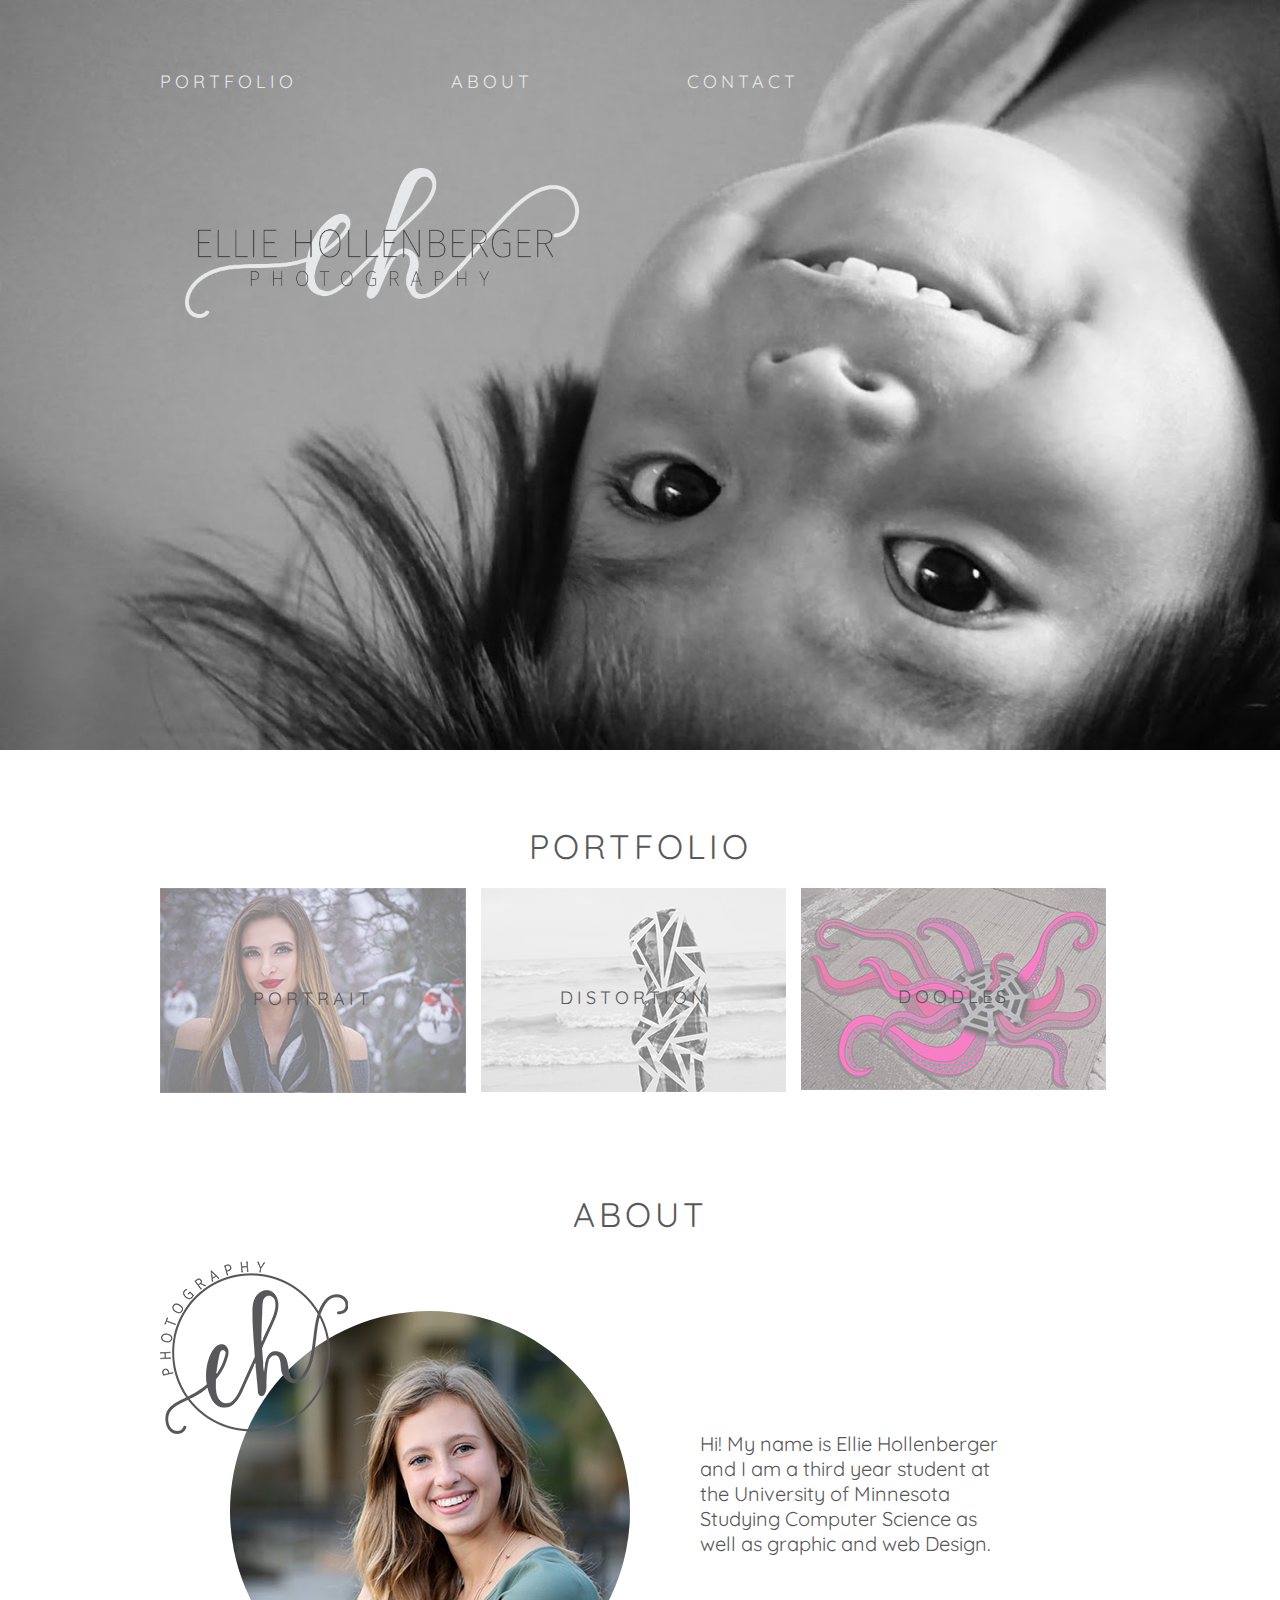
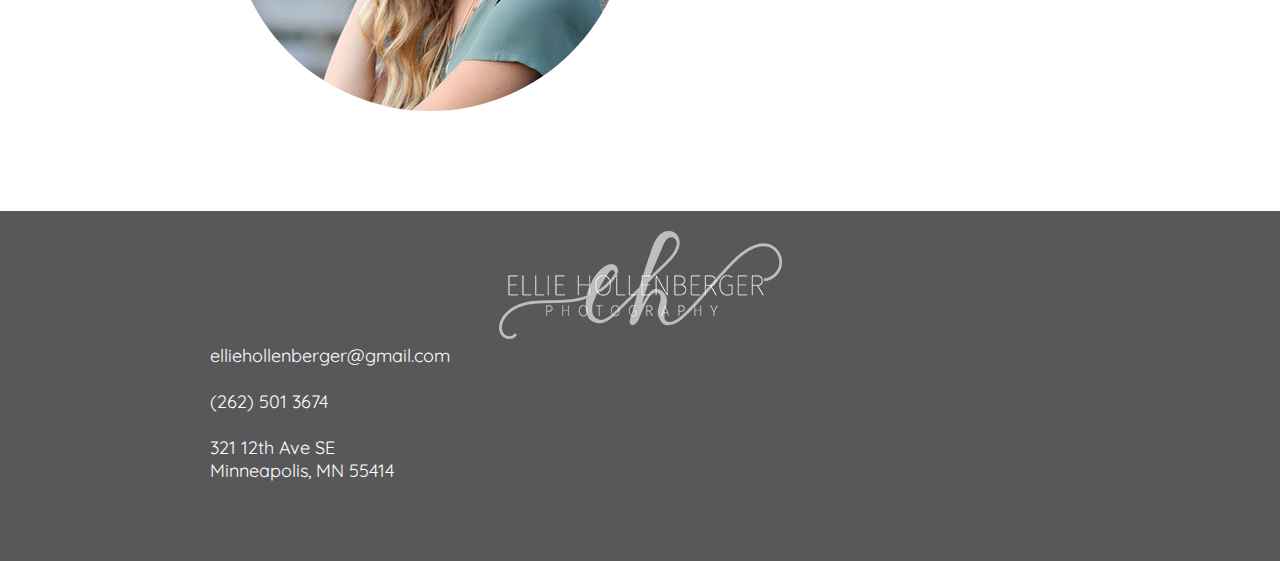
<file: index.html>
<!doctype html>
<html>
<head>
    <meta charset="utf-8">
    <title>Ellie Hollenberger Photography</title>
    <link href="style.css" rel="stylesheet" type="text/css">
    <link href="https://fonts.googleapis.com/css?family=Quicksand:300,400,500,700" rel="stylesheet">
    <link rel="stylesheet" href="https://use.fontawesome.com/releases/v5.8.1/css/all.css" integrity="sha384-50oBUHEmvpQ+1lW4y57PTFmhCaXp0ML5d60M1M7uH2+nqUivzIebhndOJK28anvf" crossorigin="anonymous">
</head>

<body>
    <header>
        <div id="baby">
            <div id="headercontent">
                    <nav>
                        <ul>
                            <li><a href="portfolio.html">PORTFOLIO</a></li>
                            <li><a href="about.html">ABOUT</a></li>
                            <li><a href="contact.html">CONTACT</a></li>
                        </ul>
                    </nav>        
                <img class="logo" src="img/watermark.png" alt="logo">
            </div>
        </div>
    </header>
    
    <div id="portfolio">
        <h2><a href="portfolio.html">PORTFOLIO</a></h2>
        <div id="portrait">
            <img class="imma" src="img/DSC007881.jpg" alt="portrait">
            <div id="portraittext"><a href="portfolio.html#portraitlink">PORTRAIT</a></div>
        </div>
        <div id="distortion">
            <img class ="imma" src="img/distortion.jpg" alt="distortion">
            <div id="distortiontext"><a href="portfolio.html#distortionlink">DISTORTION</a></div>
        </div>
        <div id="doodles">
            <img class ="imma" src="img/doodles.jpg" alt="doodles">
            <div id="doodlestext"><a href="portfolio.html#doodleslink">DOODLES</a></div>
        </div>
    </div>
    
    <div id="about">
        <h2><a href="about.html">ABOUT</a></h2>
        <div id="circle"><img class src="img/me.jpg" alt="me"></div>
        <div id="watermark2"><img src="img/watermark2.png" alt="watermark"></div>
        <div id="content">
            <div id="abouttext">Hi! My name is Ellie Hollenberger and I am a third year student at the University of Minnesota Studying Computer Science as well as graphic and web Design.        
            </div>
        </div>
    </div>
    
    <footer>
        <div id="footer">
            <div id="footercontent">
                <div id="whitelogo"><img src="img/logowhite.png" alt="logo"></div>
                <div id="contact">elliehollenberger@gmail.com<br><br>(262) 501 3674<br><br>321 12th Ave SE<br>Minneapolis, MN 55414</div>
                <div id="icons">
                    <a href="https://www.facebook.com/ellie.hollenberger"><i class="fab fa-facebook fa-2x"></i></a>
                    <a href="https://twitter.com/cinder_ellie98?lang=en"><i class="fab fa-twitter-square fa-2x"></i></a>
                    <a href="https://www.instagram.com/elliehollenberger/"><i class="fab fa-instagram fa-2x"></i></a>
                </div>
            </div>
        </div>
    </footer>
    
</body>
    
</html>
</file>
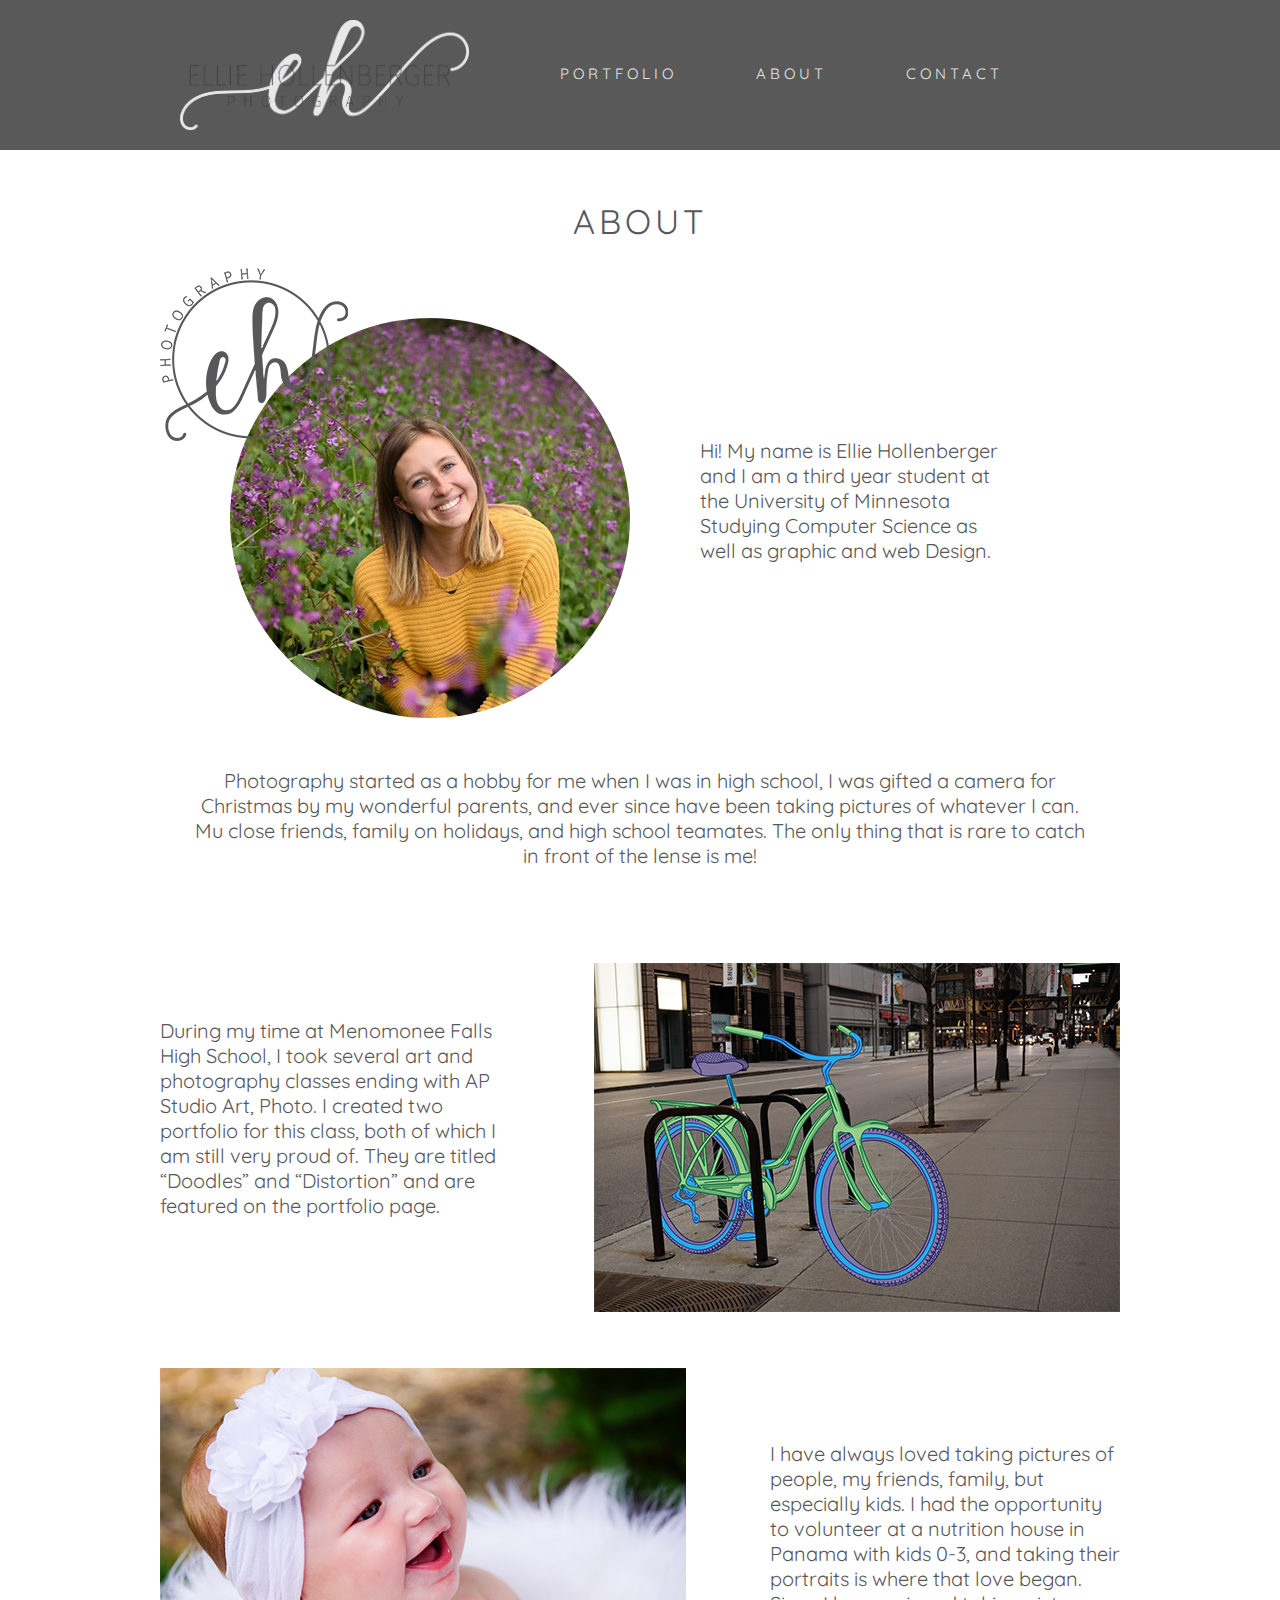
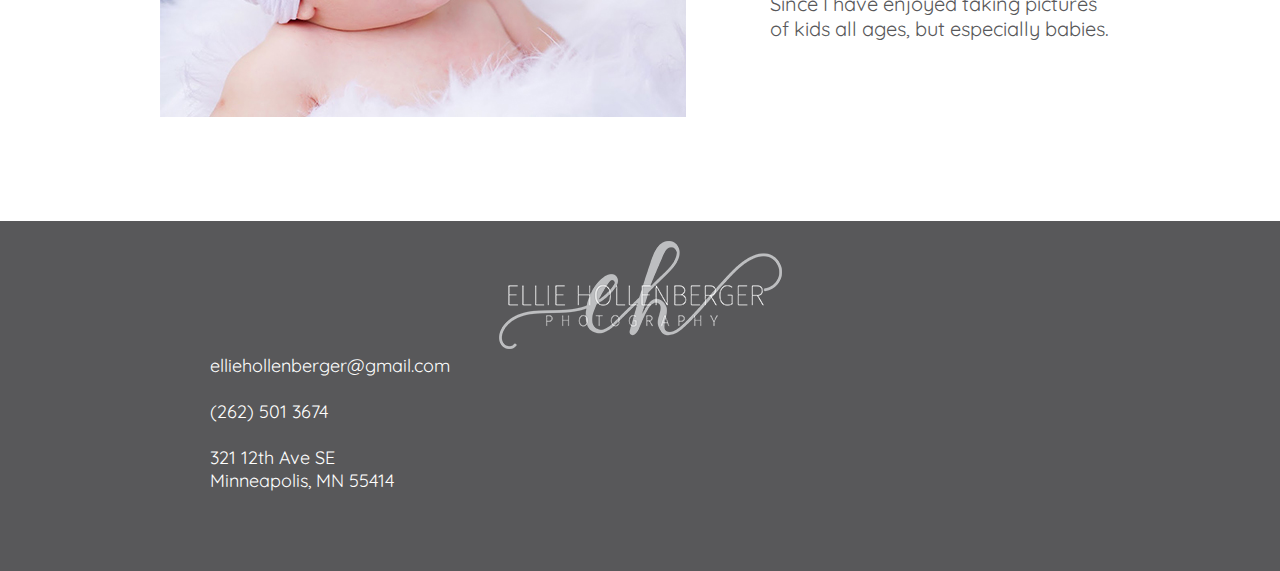
<file: about.html>
<!doctype html>
<html>
<head>
    <meta charset="utf-8">
    <title>About</title>
    <link href="style.css" rel="stylesheet" type="text/css">
    <link href="https://fonts.googleapis.com/css?family=Quicksand:300,400,500,700" rel="stylesheet">
    <link rel="stylesheet" href="https://use.fontawesome.com/releases/v5.8.1/css/all.css" integrity="sha384-50oBUHEmvpQ+1lW4y57PTFmhCaXp0ML5d60M1M7uH2+nqUivzIebhndOJK28anvf" crossorigin="anonymous">
</head>

<body>
    <header>
        <div id="branchnav">
            <div id="branchnavcontent">
                <a href="index.html"><img class="headerlogo" src="img/watermark.png" alt="logo"></a>
                <nav>
                    <ul>
                        <li><a href="portfolio.html">PORTFOLIO</a></li>
                        <li><a href="about.html">ABOUT</a></li>
                        <li><a href="contact.html">CONTACT</a></li>
                    </ul>
                </nav>        
            </div>
        </div>
    </header>
    
    <div id="about2">
        <h2><a href="#">ABOUT</a></h2>
        <div id="circle"><img class src="img/IMG_5347.JPG" alt="me"></div>
        <div id="watermark2"><img src="img/watermark2.png" alt="watermark"></div>
        <div id="content">
            <div id="abouttext">Hi! My name is Ellie Hollenberger and I am a third year student at the University of Minnesota Studying Computer Science as well as graphic and web Design.        
            </div>
        </div>
    </div>
    
    <div id="part1"><p>Photography started as a hobby for me when I was in high school, I was gifted a camera for Christmas by my wonderful parents, and ever since have been taking pictures of whatever I can. Mu close friends, family on holidays, and high school teamates. The only thing that is rare to catch in front of the lense is me!</p></div>
    
    <div id="concentrations">
        <div id="concentext">
            <p>During my time at Menomonee Falls High School, I took several art and photography classes ending with AP Studio Art, Photo. I created two portfolio for this class, both of which I am still very proud of. They are titled “Doodles” and “Distortion” and are featured on the portfolio page.</p>
        </div>
        <div id="aboutdoodle"><img src="img/aboutdoodle.jpg"></div>
    </div>
    
    <div id="kids">
        <div id="aboutkids"><img src="img/DSC02950.jpg"></div>
        <div id="kidstext">
            <p>I have always loved taking pictures of people, my friends, family, but especially kids. I had the opportunity to volunteer at a nutrition house in Panama with kids 0-3, and taking their portraits is where that love began. Since I have enjoyed taking pictures of kids all ages, but especially babies.</p>
        </div>
    </div>
    
    <footer>
        <div id="footer">
            <div id="footercontent">
                <div id="whitelogo"><img src="img/logowhite.png" alt="logo"></div>
                <div id="contact">elliehollenberger@gmail.com<br><br>(262) 501 3674<br><br>321 12th Ave SE<br>Minneapolis, MN 55414</div>
                <div id="icons">
                    <a href="https://www.facebook.com/ellie.hollenberger"><i class="fab fa-facebook fa-2x"></i></a>
                    <a href="https://twitter.com/cinder_ellie98?lang=en"><i class="fab fa-twitter-square fa-2x"></i></a>
                    <a href="https://www.instagram.com/elliehollenberger/"><i class="fab fa-instagram fa-2x"></i></a>
                </div>
            </div>
        </div>
    </footer>
    
    
    
    
    
    
    
</body>
</html>
</file>
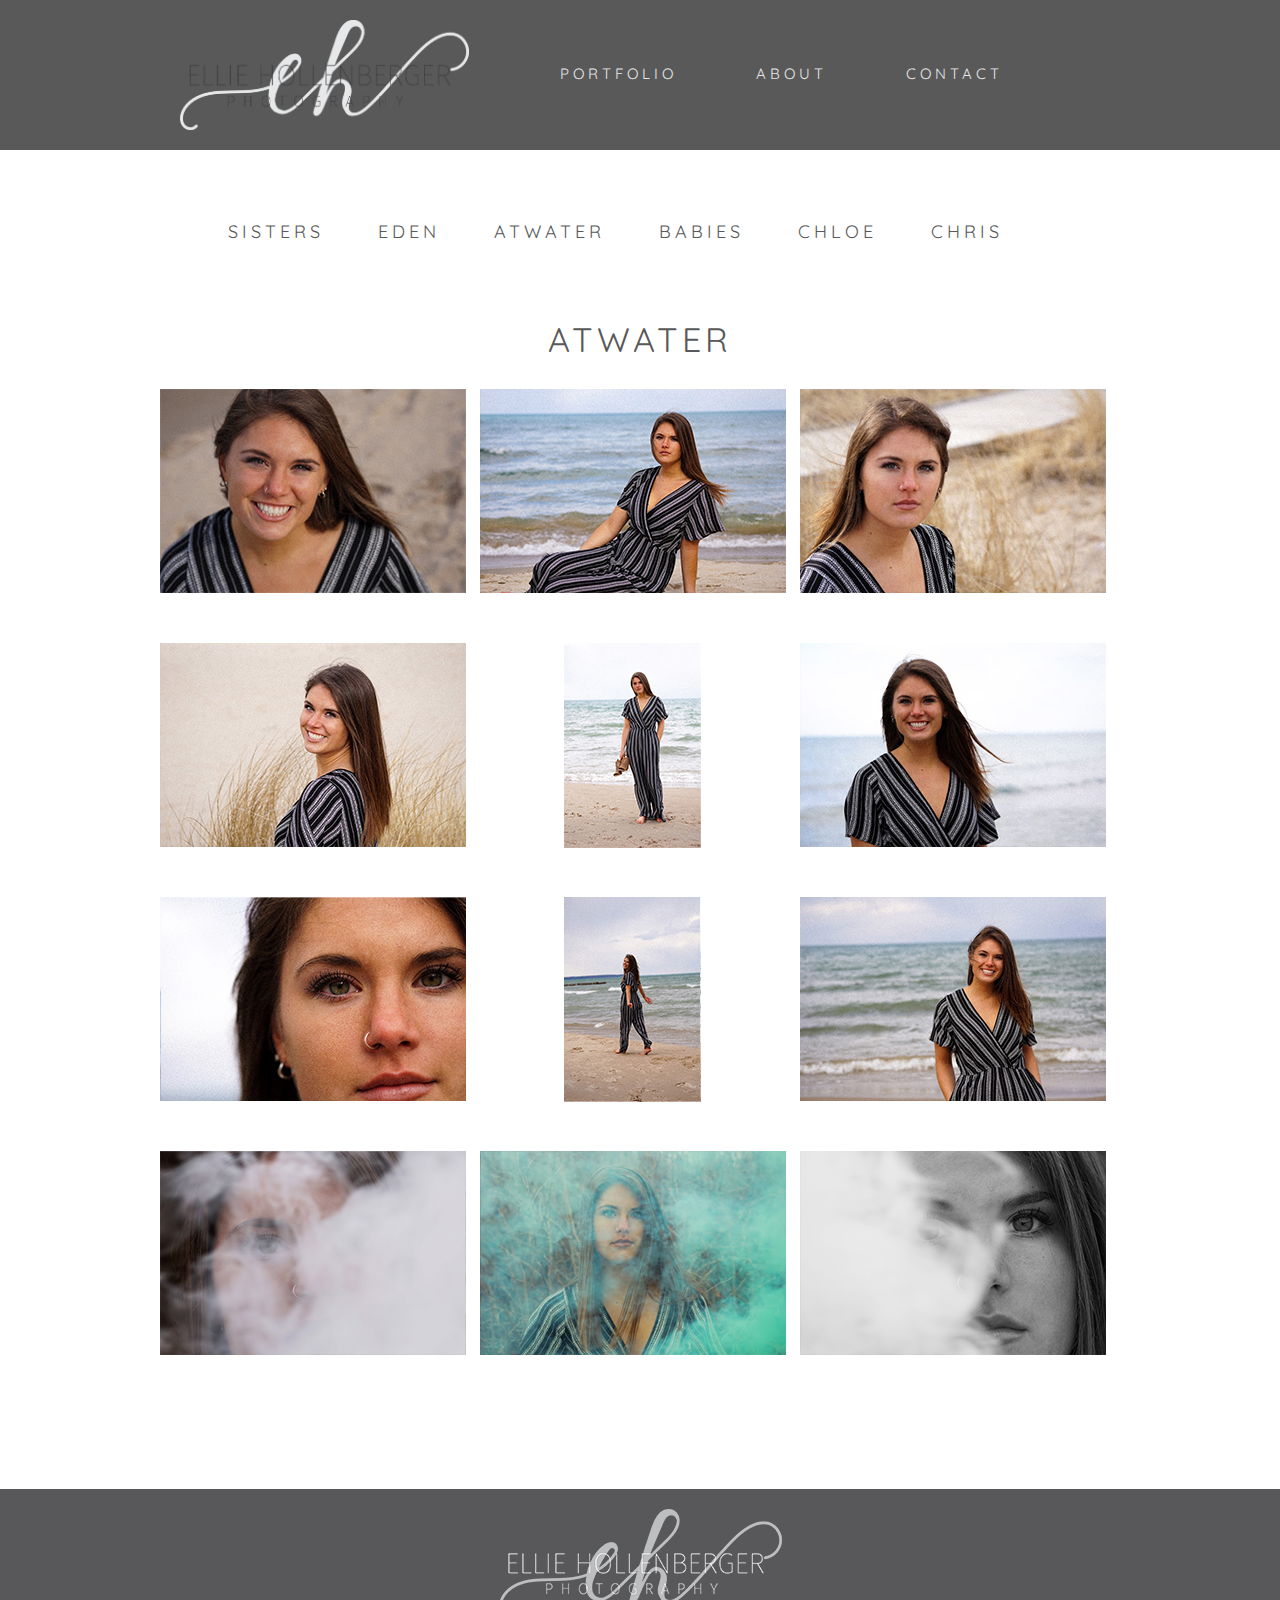
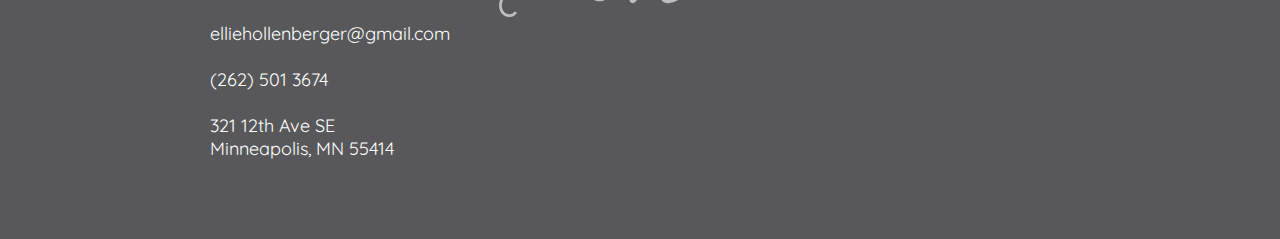
<file: atwater.html>
<!doctype html>
<html>
<head>
    <meta charset="utf-8">
    <title>Atwater</title>
    <link href="style.css" rel="stylesheet" type="text/css">
    <link href="https://fonts.googleapis.com/css?family=Quicksand:300,400,500,700" rel="stylesheet">
    <link rel="stylesheet" href="https://use.fontawesome.com/releases/v5.8.1/css/all.css" integrity="sha384-50oBUHEmvpQ+1lW4y57PTFmhCaXp0ML5d60M1M7uH2+nqUivzIebhndOJK28anvf" crossorigin="anonymous">
</head>

<body>
    
    <header>
        <div id="branchnav">
            <div id="branchnavcontent">
                <a href="index.html"><img class="headerlogo" src="img/watermark.png" alt="logo"></a>
                <nav>
                    <ul>
                        <li><a href="portfolio.html">PORTFOLIO</a></li>
                        <li><a href="about.html">ABOUT</a></li>
                        <li><a href="contact.html">CONTACT</a></li>
                    </ul>
                </nav>        
            </div>
        </div>
    </header>
    
        <div id="portraitmenu">
            <nav>
                <ul>
                    <li><a href="sisters.html">SISTERS</a></li>
                    <li><a href="eden.html">EDEN</a></li>
                    <li><a href="atwater.html">ATWATER</a></li>
                    <li><a href="babies.html">BABIES</a></li>
                    <li><a href="chloe.html">CHLOE</a></li>
                    <li><a href="chris.html">CHRIS</a></li>
                </ul>
            </nav>
        </div>
        
        <div id="atwatergallery">
            <h2>ATWATER</h2>
            <div id="atwaterpictures">
                <div id="d1"><img src="img/atwater/1.jpg"></div>
                <div id="d2"><img src="img/atwater/2.jpg"></div>
                <div id="d3"><img src="img/atwater/3.jpg"></div>
                <div id="d4"><img src="img/atwater/4.jpg"></div>
                <div id="d5"><img src="img/atwater/5.jpg"></div>
                <div id="d6"><img src="img/atwater/6.jpg"></div>
                <div id="d7"><img src="img/atwater/7.jpg"></div>
                <div id="d8"><img src="img/atwater/8.jpg"></div>
                <div id="d9"><img src="img/atwater/9.jpg"></div>
                <div id="d10"><img src="img/atwater/10.jpg"></div>
                <div id="d11"><img src="img/atwater/11.jpg"></div>
                <div id="d12"><img src="img/atwater/12.jpg"></div>
            </div>
        </div>
    
    
    <footer>
        <div id="footer2">
            <div id="footercontent">
                <div id="whitelogo"><img src="img/logowhite.png" alt="logo"></div>
                <div id="contact">elliehollenberger@gmail.com<br><br>(262) 501 3674<br><br>321 12th Ave SE<br>Minneapolis, MN 55414</div>
                <div id="icons">
                    <a href="https://www.facebook.com/ellie.hollenberger"><i class="fab fa-facebook fa-2x"></i></a>
                    <a href="https://twitter.com/cinder_ellie98?lang=en"><i class="fab fa-twitter-square fa-2x"></i></a>
                    <a href="https://www.instagram.com/elliehollenberger/"><i class="fab fa-instagram fa-2x"></i></a>
                </div>
            </div>
        </div>
    </footer>
    
</body>
</html>
</file>
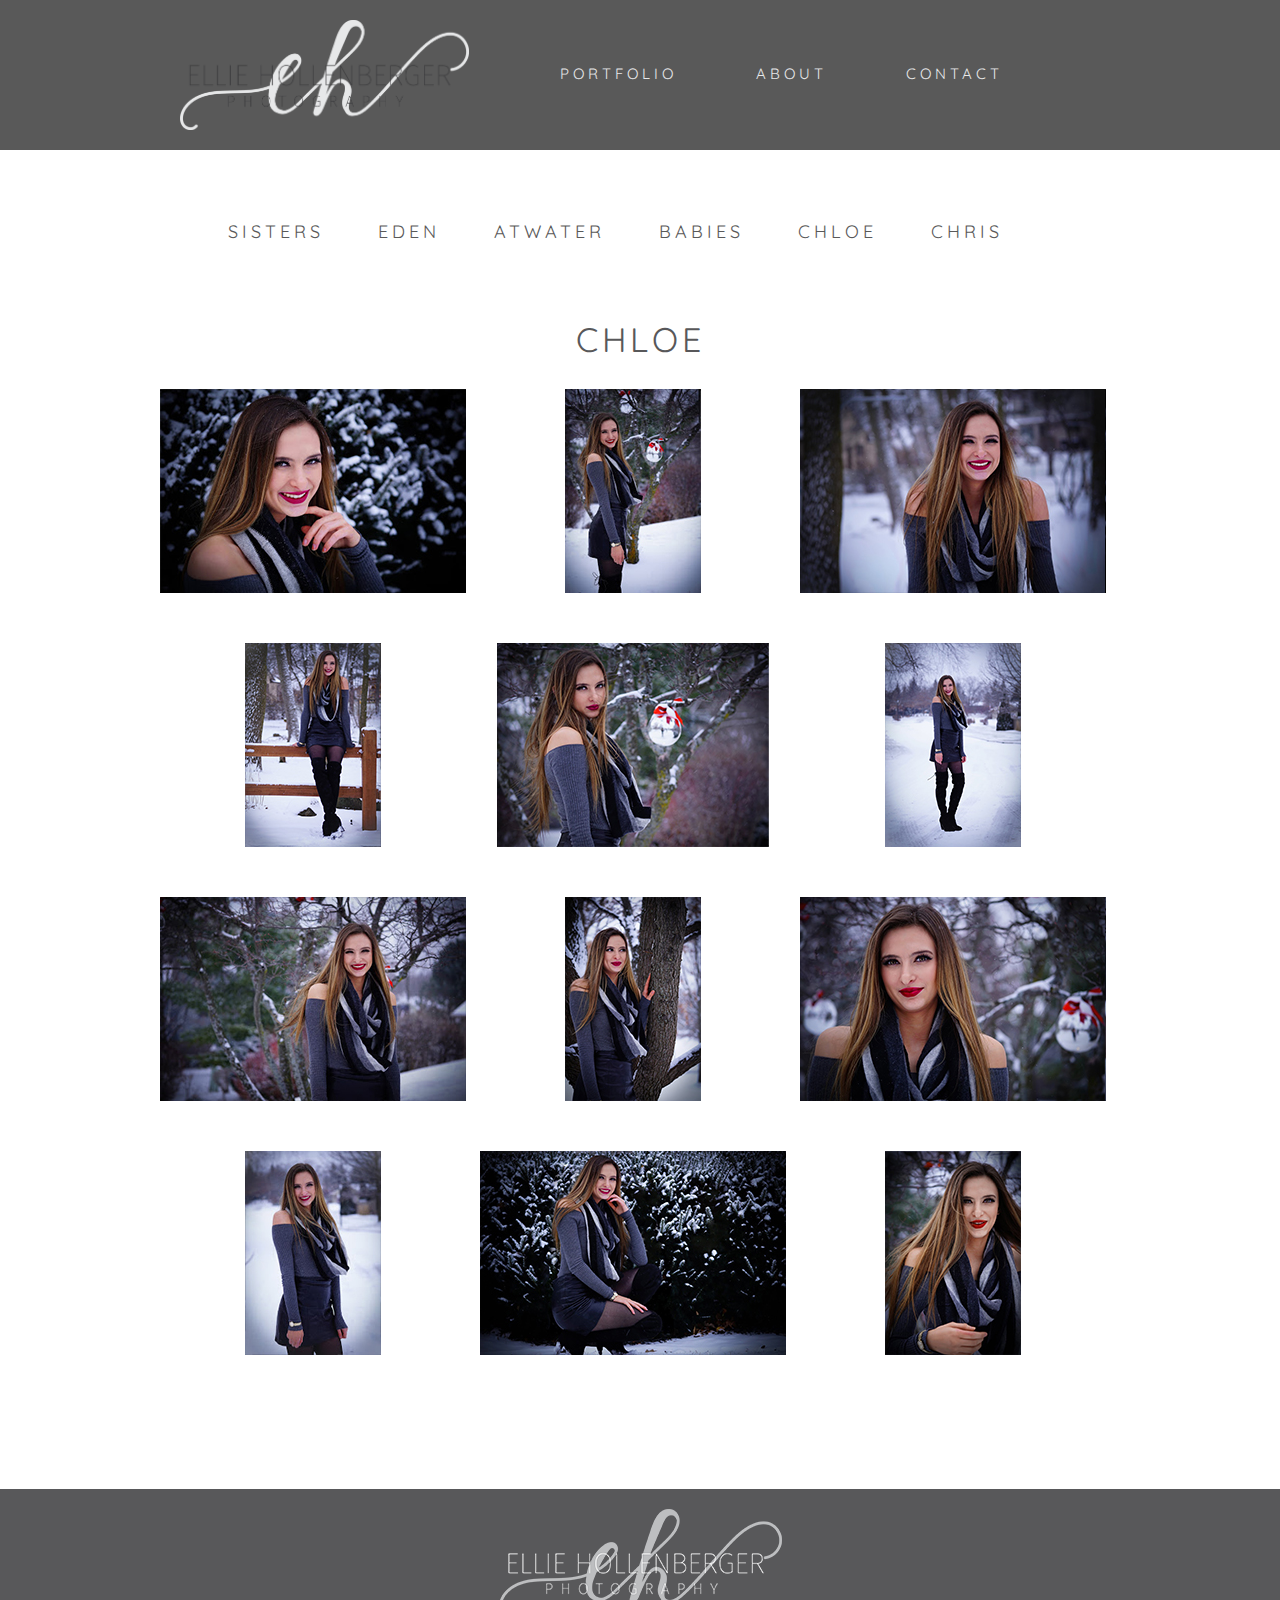
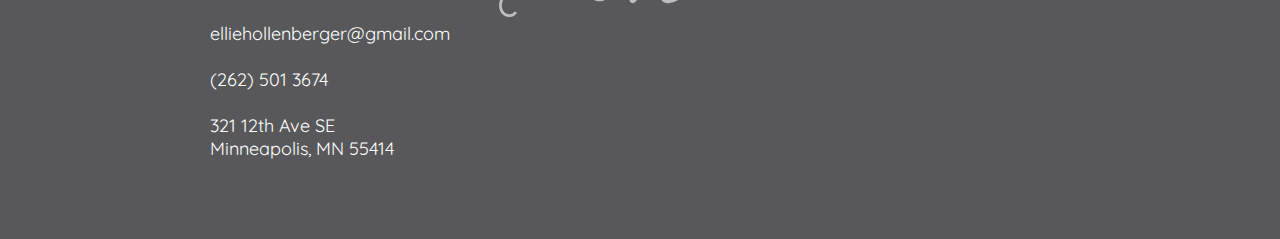
<file: chloe.html>
<!doctype html>
<html>
<head>
    <meta charset="utf-8">
    <title>Chloe</title>
    <link href="style.css" rel="stylesheet" type="text/css">
    <link href="https://fonts.googleapis.com/css?family=Quicksand:300,400,500,700" rel="stylesheet">
    <link rel="stylesheet" href="https://use.fontawesome.com/releases/v5.8.1/css/all.css" integrity="sha384-50oBUHEmvpQ+1lW4y57PTFmhCaXp0ML5d60M1M7uH2+nqUivzIebhndOJK28anvf" crossorigin="anonymous">
</head>

<body>
    
    <header>
        <div id="branchnav">
            <div id="branchnavcontent">
                <a href="index.html"><img class="headerlogo" src="img/watermark.png" alt="logo"></a>
                <nav>
                    <ul>
                        <li><a href="portfolio.html">PORTFOLIO</a></li>
                        <li><a href="about.html">ABOUT</a></li>
                        <li><a href="contact.html">CONTACT</a></li>
                    </ul>
                </nav>        
            </div>
        </div>
    </header>
    
        <div id="portraitmenu">
            <nav>
                <ul>
                    <li><a href="sisters.html">SISTERS</a></li>
                    <li><a href="eden.html">EDEN</a></li>
                    <li><a href="atwater.html">ATWATER</a></li>
                    <li><a href="babies.html">BABIES</a></li>
                    <li><a href="chloe.html">CHLOE</a></li>
                    <li><a href="chris.html">CHRIS</a></li>
                </ul>
            </nav>
        </div>
        
        <div id="chloegallery">
            <h2>CHLOE</h2>
            <div id="chloepictures">
                <div id="d1"><img src="img/chloe/1.jpg"></div>
                <div id="d2"><img src="img/chloe/2.jpg"></div>
                <div id="d3"><img src="img/chloe/3.jpg"></div>
                <div id="d4"><img src="img/chloe/4.jpg"></div>
                <div id="d5"><img src="img/chloe/5.jpg"></div>
                <div id="d6"><img src="img/chloe/6.jpg"></div>
                <div id="d7"><img src="img/chloe/7.jpg"></div>
                <div id="d8"><img src="img/chloe/8.jpg"></div>
                <div id="d9"><img src="img/chloe/9.jpg"></div>
                <div id="d10"><img src="img/chloe/10.jpg"></div>
                <div id="d11"><img src="img/chloe/11.jpg"></div>
                <div id="d12"><img src="img/chloe/12.jpg"></div>
            </div>
        </div>
    
    
    <footer>
        <div id="footer2">
            <div id="footercontent">
                <div id="whitelogo"><img src="img/logowhite.png" alt="logo"></div>
                <div id="contact">elliehollenberger@gmail.com<br><br>(262) 501 3674<br><br>321 12th Ave SE<br>Minneapolis, MN 55414</div>
                <div id="icons">
                    <a href="https://www.facebook.com/ellie.hollenberger"><i class="fab fa-facebook fa-2x"></i></a>
                    <a href="https://twitter.com/cinder_ellie98?lang=en"><i class="fab fa-twitter-square fa-2x"></i></a>
                    <a href="https://www.instagram.com/elliehollenberger/"><i class="fab fa-instagram fa-2x"></i></a>
                </div>
            </div>
        </div>
    </footer>
    
    
</body>
</html>
</file>
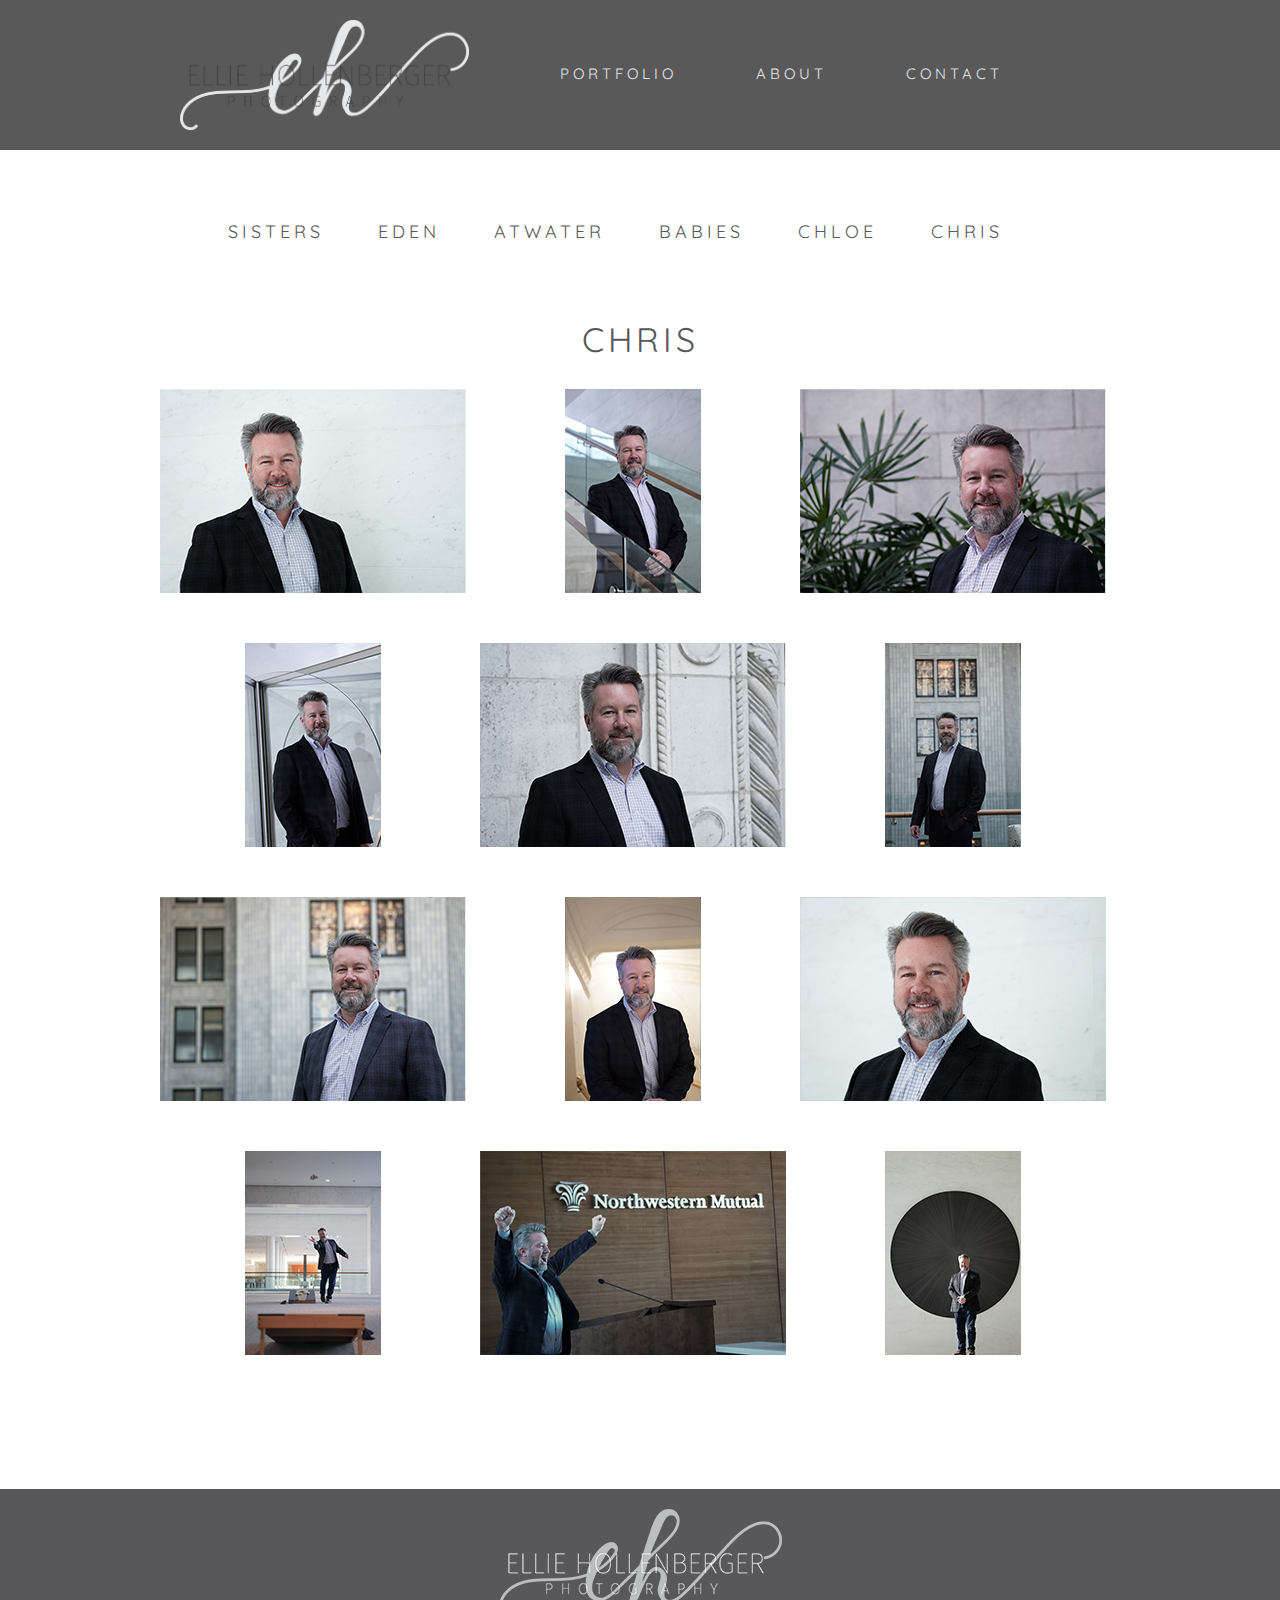
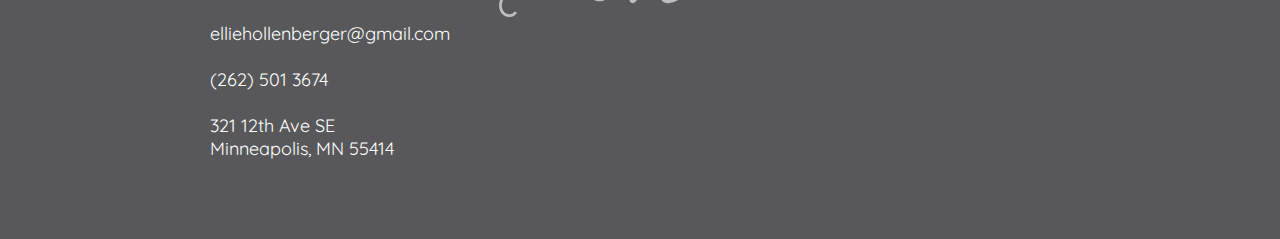
<file: chris.html>
<!doctype html>
<html>
<head>
    <meta charset="utf-8">
    <title>Chris</title>
    <link href="style.css" rel="stylesheet" type="text/css">
    <link href="https://fonts.googleapis.com/css?family=Quicksand:300,400,500,700" rel="stylesheet">
    <link rel="stylesheet" href="https://use.fontawesome.com/releases/v5.8.1/css/all.css" integrity="sha384-50oBUHEmvpQ+1lW4y57PTFmhCaXp0ML5d60M1M7uH2+nqUivzIebhndOJK28anvf" crossorigin="anonymous">
</head>

<body>
    
    <header>
        <div id="branchnav">
            <div id="branchnavcontent">
                <a href="index.html"><img class="headerlogo" src="img/watermark.png" alt="logo"></a>
                <nav>
                    <ul>
                        <li><a href="portfolio.html">PORTFOLIO</a></li>
                        <li><a href="about.html">ABOUT</a></li>
                        <li><a href="contact.html">CONTACT</a></li>
                    </ul>
                </nav>        
            </div>
        </div>
    </header>
    
            <div id="portraitmenu">
            <nav>
                <ul>
                    <li><a href="sisters.html">SISTERS</a></li>
                    <li><a href="eden.html">EDEN</a></li>
                    <li><a href="atwater.html">ATWATER</a></li>
                    <li><a href="babies.html">BABIES</a></li>
                    <li><a href="chloe.html">CHLOE</a></li>
                    <li><a href="chris.html">CHRIS</a></li>
                </ul>
            </nav>
        </div>
        
        <div id="chrisgallery">
            <h2>CHRIS</h2>
            <div id="chrispictures">
                <div id="d1"><img src="img/chris/1.jpg"></div>
                <div id="d2"><img src="img/chris/2.jpg"></div>
                <div id="d3"><img src="img/chris/3.jpg"></div>
                <div id="d4"><img src="img/chris/4.jpg"></div>
                <div id="d5"><img src="img/chris/5.jpg"></div>
                <div id="d6"><img src="img/chris/6.jpg"></div>
                <div id="d7"><img src="img/chris/7.jpg"></div>
                <div id="d8"><img src="img/chris/8.jpg"></div>
                <div id="d9"><img src="img/chris/9.jpg"></div>
                <div id="d10"><img src="img/chris/10.jpg"></div>
                <div id="d11"><img src="img/chris/11.jpg"></div>
                <div id="d12"><img src="img/chris/12.jpg"></div>
            </div>
        </div>
    
    
    <footer>
        <div id="footer2">
            <div id="footercontent">
                <div id="whitelogo"><img src="img/logowhite.png" alt="logo"></div>
                <div id="contact">elliehollenberger@gmail.com<br><br>(262) 501 3674<br><br>321 12th Ave SE<br>Minneapolis, MN 55414</div>
                <div id="icons">
                    <a href="https://www.facebook.com/ellie.hollenberger"><i class="fab fa-facebook fa-2x"></i></a>
                    <a href="https://twitter.com/cinder_ellie98?lang=en"><i class="fab fa-twitter-square fa-2x"></i></a>
                    <a href="https://www.instagram.com/elliehollenberger/"><i class="fab fa-instagram fa-2x"></i></a>
                </div>
            </div>
        </div>
    </footer>
    
    
</body>
</html>
</file>
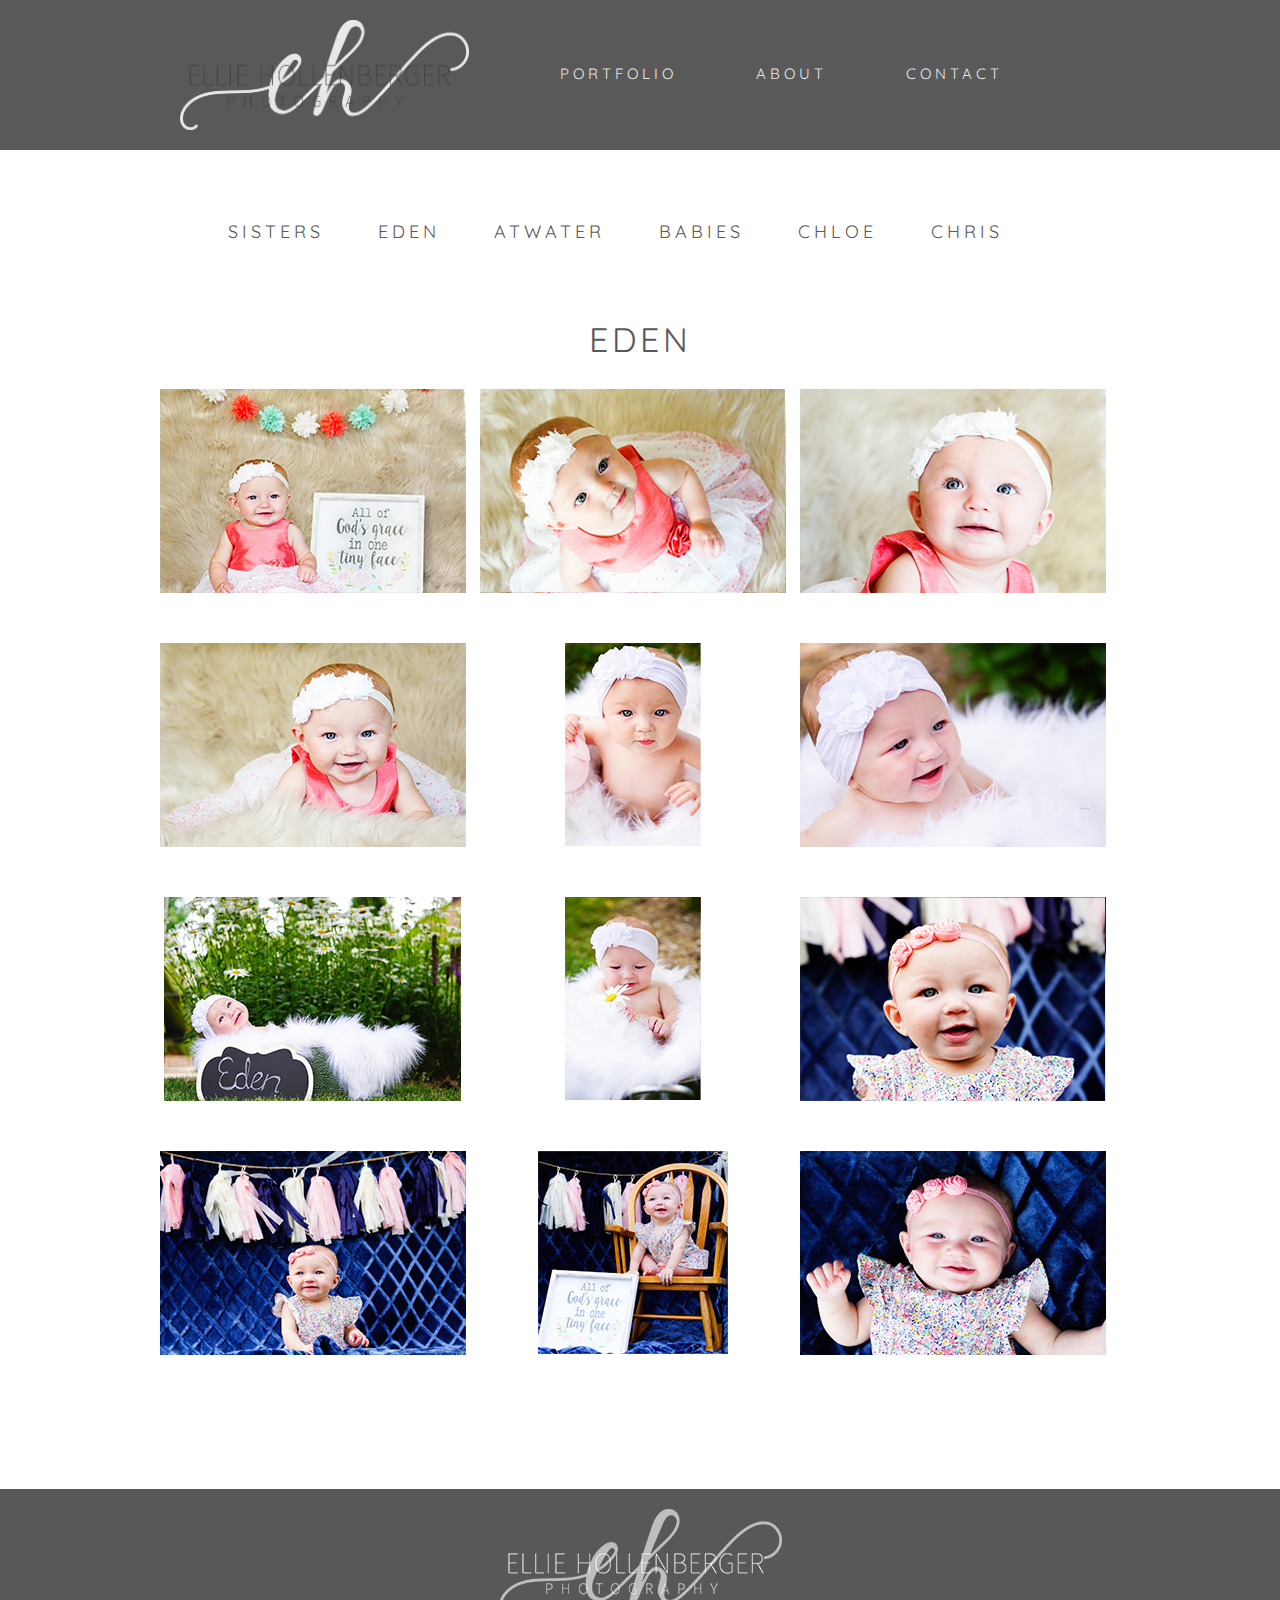
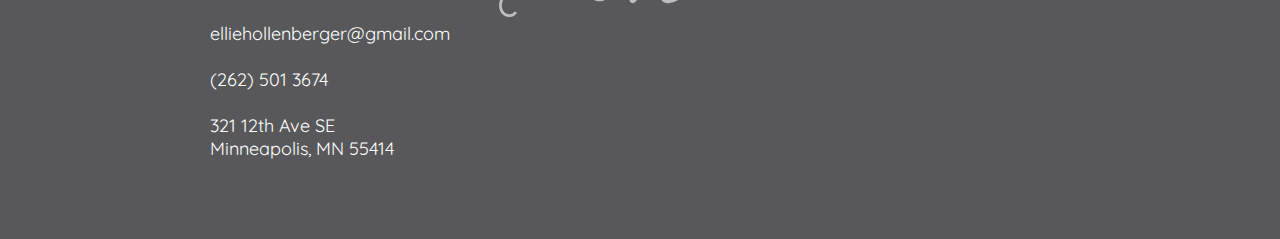
<file: eden.html>
<!doctype html>
<html>
<head>
    <meta charset="utf-8">
    <title>Eden</title>
    <link href="style.css" rel="stylesheet" type="text/css">
    <link href="https://fonts.googleapis.com/css?family=Quicksand:300,400,500,700" rel="stylesheet">
    <link rel="stylesheet" href="https://use.fontawesome.com/releases/v5.8.1/css/all.css" integrity="sha384-50oBUHEmvpQ+1lW4y57PTFmhCaXp0ML5d60M1M7uH2+nqUivzIebhndOJK28anvf" crossorigin="anonymous">
</head>

<body>
    
    <header>
        <div id="branchnav">
            <div id="branchnavcontent">
                <a href="index.html"><img class="headerlogo" src="img/watermark.png" alt="logo"></a>
                <nav>
                    <ul>
                        <li><a href="portfolio.html">PORTFOLIO</a></li>
                        <li><a href="about.html">ABOUT</a></li>
                        <li><a href="contact.html">CONTACT</a></li>
                    </ul>
                </nav>        
            </div>
        </div>
    </header>
        
        <div id="portraitmenu">
            <nav>
                <ul>
                    <li><a href="sisters.html">SISTERS</a></li>
                    <li><a href="eden.html">EDEN</a></li>
                    <li><a href="atwater.html">ATWATER</a></li>
                    <li><a href="babies.html">BABIES</a></li>
                    <li><a href="chloe.html">CHLOE</a></li>
                    <li><a href="chris.html">CHRIS</a></li>
                </ul>
            </nav>
        </div>
    
        <div id="edengallery">
            <h2>EDEN</h2>
            <div id="edenpictures">
                <div id="d1"><img src="img/eden/1.jpg"></div>
                <div id="d2"><img src="img/eden/2.jpg"></div>
                <div id="d3"><img src="img/eden/3.jpg"></div>
                <div id="d4"><img src="img/eden/4.jpg"></div>
                <div id="d5"><img src="img/eden/5.jpg"></div>
                <div id="d6"><img src="img/eden/6.jpg"></div>
                <div id="d7"><img src="img/eden/7.jpg"></div>
                <div id="d8"><img src="img/eden/8.jpg"></div>
                <div id="d9"><img src="img/eden/9.jpg"></div>
                <div id="d10"><img src="img/eden/10.jpg"></div>
                <div id="d11"><img src="img/eden/11.jpg"></div>
                <div id="d12"><img src="img/eden/12.jpg"></div>
            </div>
        </div>
    
    
    <footer>
        <div id="footer2">
            <div id="footercontent">
                <div id="whitelogo"><img src="img/logowhite.png" alt="logo"></div>
                <div id="contact">elliehollenberger@gmail.com<br><br>(262) 501 3674<br><br>321 12th Ave SE<br>Minneapolis, MN 55414</div>
                <div id="icons">
                    <a href="https://www.facebook.com/ellie.hollenberger"><i class="fab fa-facebook fa-2x"></i></a>
                    <a href="https://twitter.com/cinder_ellie98?lang=en"><i class="fab fa-twitter-square fa-2x"></i></a>
                    <a href="https://www.instagram.com/elliehollenberger/"><i class="fab fa-instagram fa-2x"></i></a>
                </div>
            </div>
        </div>
    </footer>
    
</body>
</html>
</file>
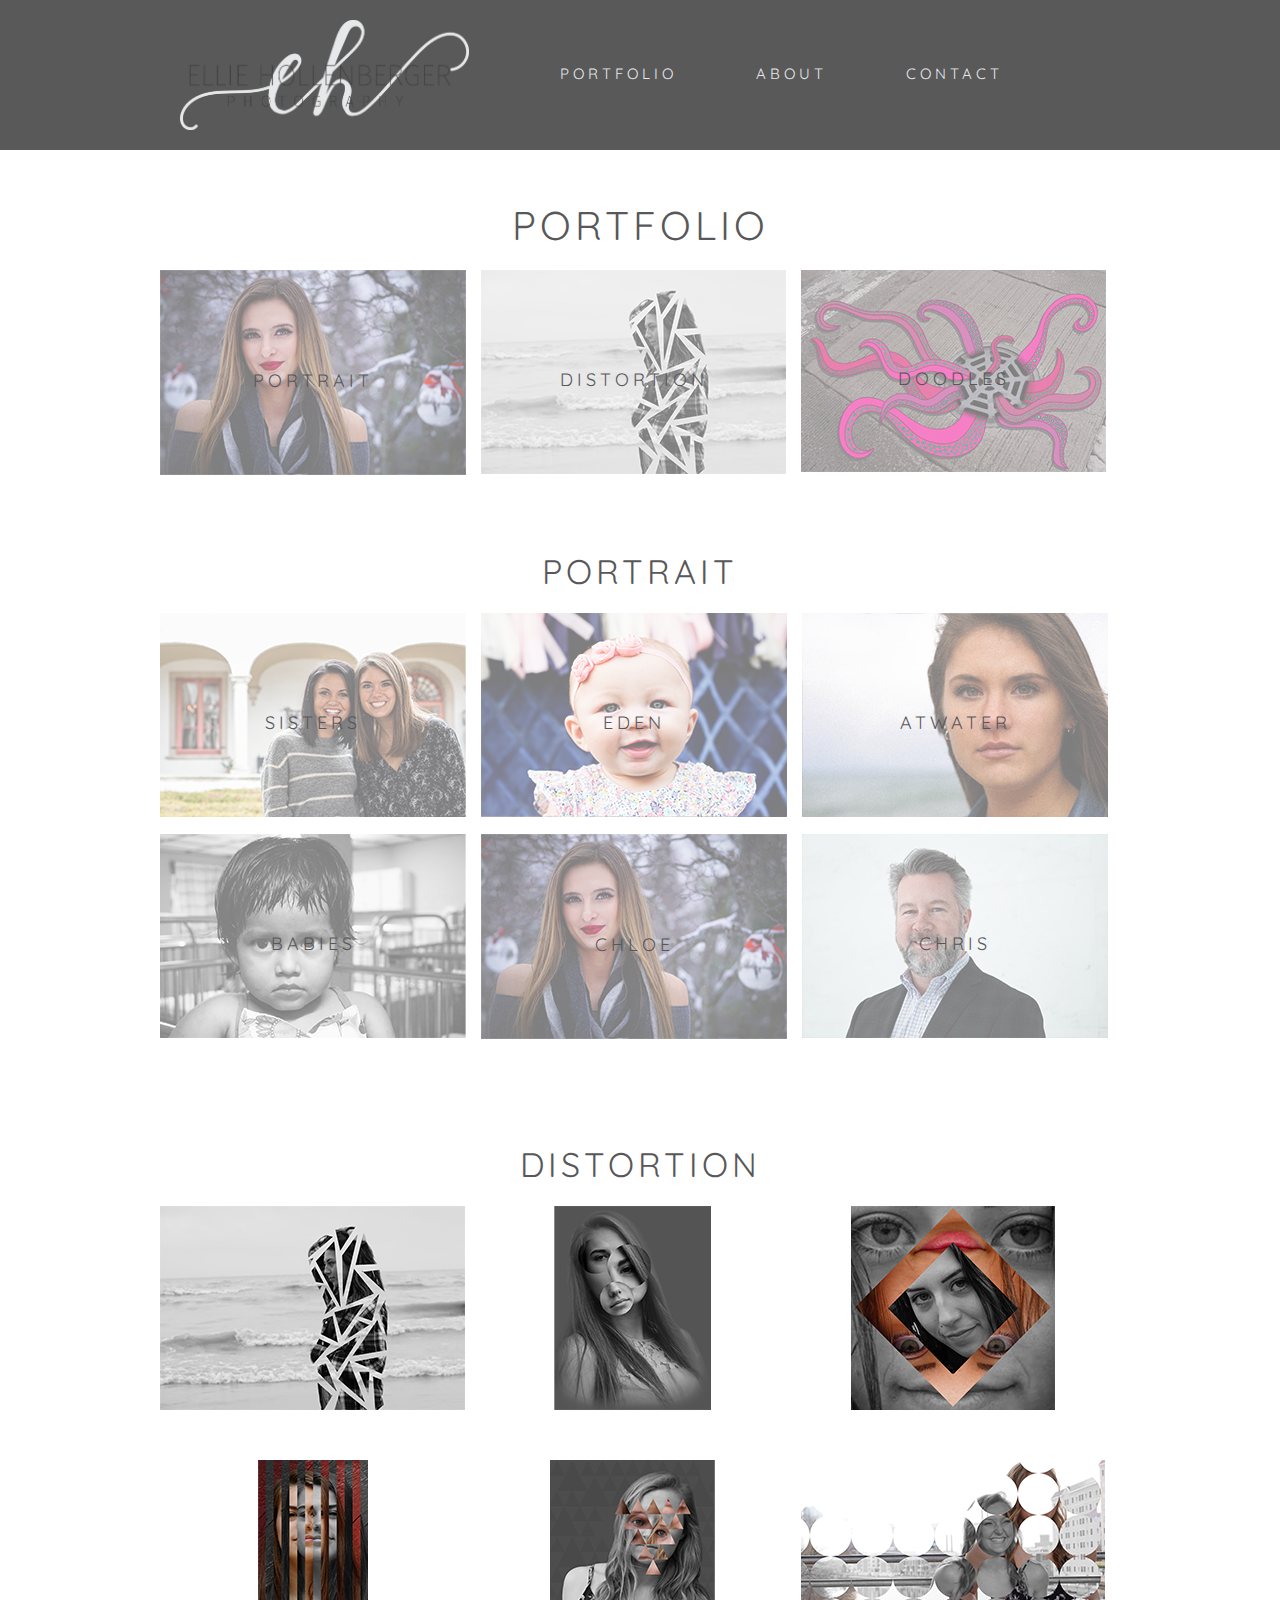
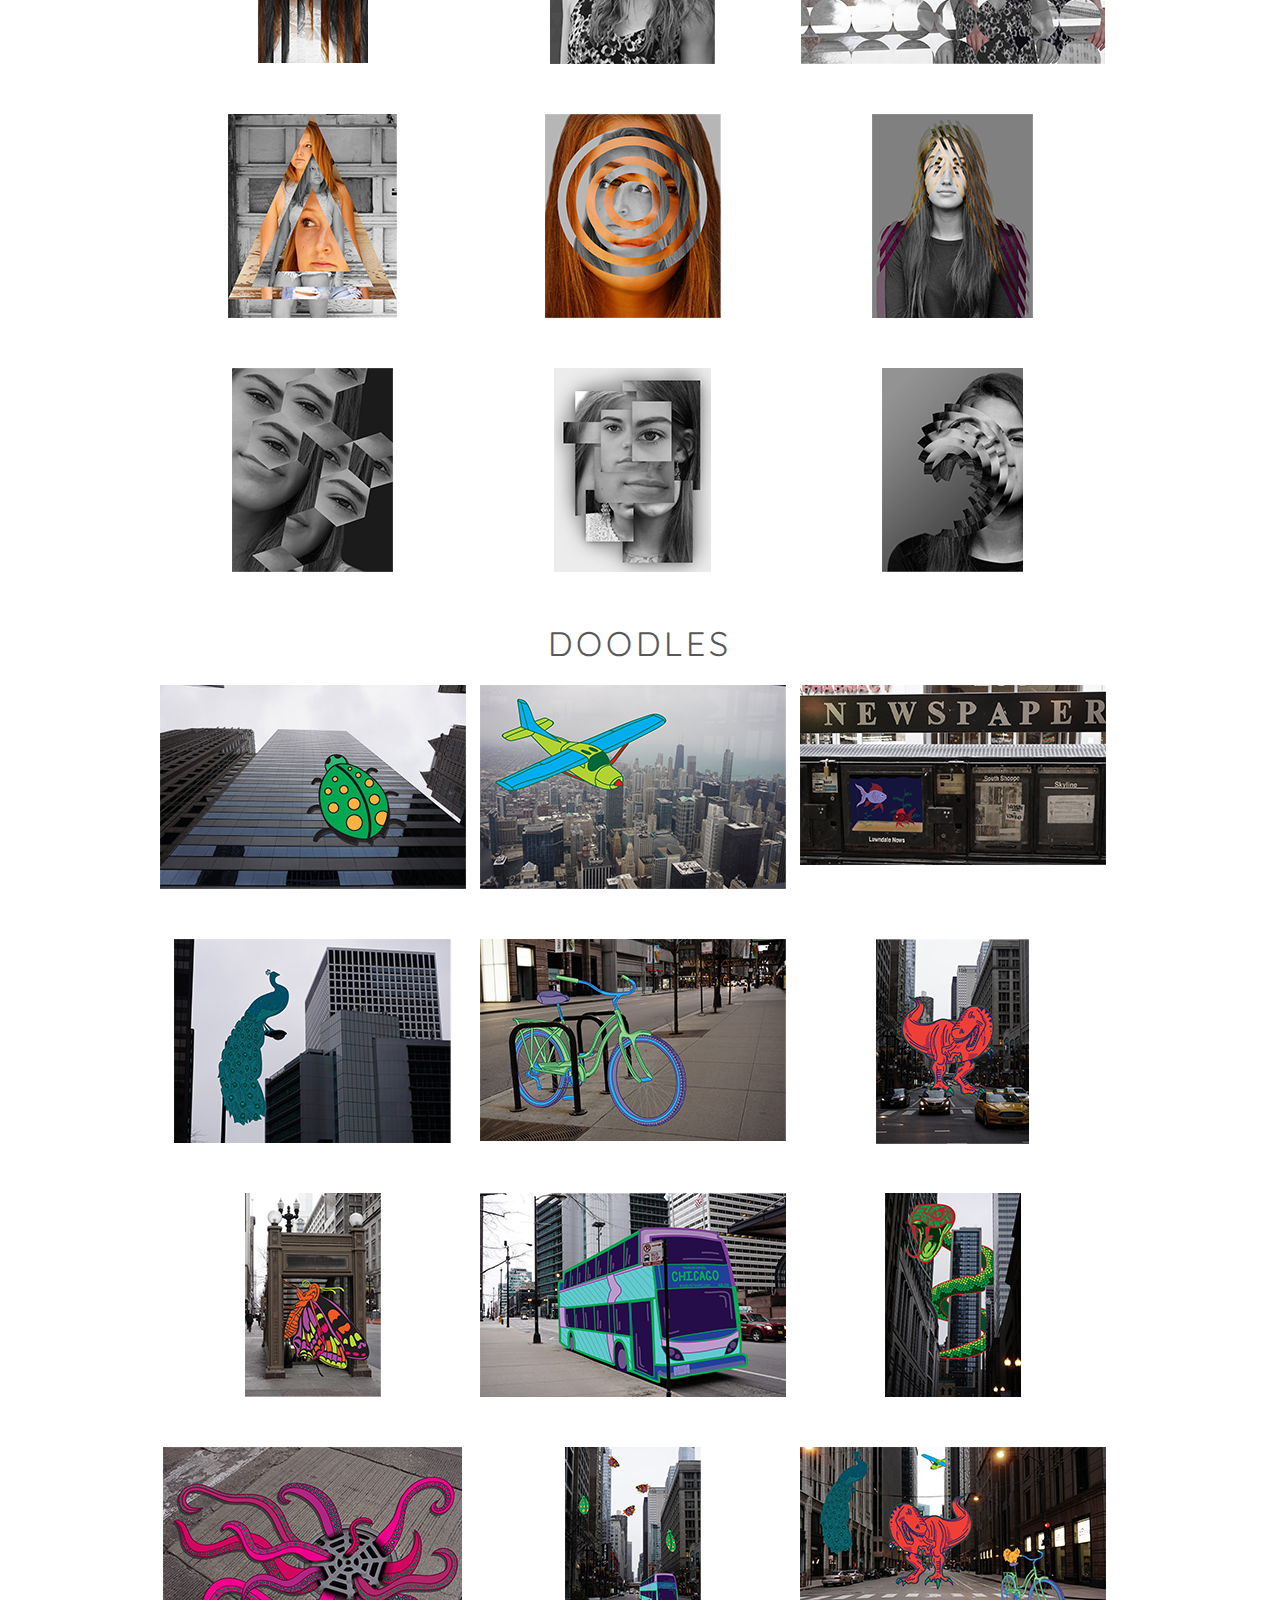
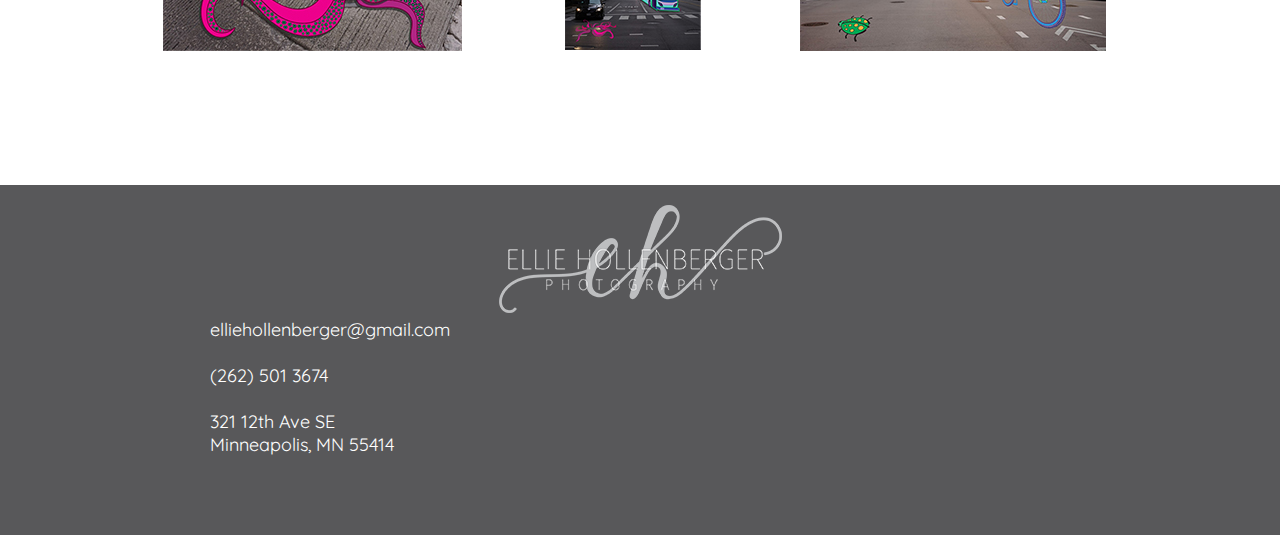
<file: portfolio.html>
<!doctype html>
<html>
<head>
    <meta charset="utf-8">
    <title>Portfolio</title>
    <link href="style.css" rel="stylesheet" type="text/css">
    <link href="https://fonts.googleapis.com/css?family=Quicksand:300,400,500,700" rel="stylesheet">
    <link rel="stylesheet" href="https://use.fontawesome.com/releases/v5.8.1/css/all.css" integrity="sha384-50oBUHEmvpQ+1lW4y57PTFmhCaXp0ML5d60M1M7uH2+nqUivzIebhndOJK28anvf" crossorigin="anonymous">
</head>

<body>
    <header>
        <div id="branchnav">
            <div id="branchnavcontent">
                <a href="index.html"><img class="headerlogo" src="img/watermark.png" alt="logo"></a>
                <nav>
                    <ul>
                        <li><a href="portfolio.html">PORTFOLIO</a></li>
                        <li><a href="about.html">ABOUT</a></li>
                        <li><a href="contact.html">CONTACT</a></li>
                    </ul>
                </nav>        
            </div>
        </div>
    </header>
    
    <div id="portfoliobranch">
        <h2><a href="#">PORTFOLIO</a></h2>
        <div id="portrait">
            <img class="imma" src="img/DSC007881.jpg" alt="portrait">
            <div id="portraittext"><a href="#portraitlink">PORTRAIT</a></div>
        </div>
        <div id="distortion">
            <img class ="imma" src="img/distortion.jpg" alt="distortion">
            <div id="distortiontext"><a href="#distortionlink">DISTORTION</a></div>
        </div>
        <div id="doodles">
            <img class ="imma" src="img/doodles.jpg" alt="doodles">
            <div id="doodlestext"><a href="#doodleslink">DOODLES</a></div>
        </div>
    </div>
    
    <div id="portraitselection">
        <h2><a name="portraitlink">PORTRAIT</a></h2>
        <div id="sisters">
            <img class="imma" src="img/sisters.jpg" alt="portrait">
            <div id="sisterstext"><a href="sisters.html">SISTERS</a></div>
        </div>
        <div id="eden">
            <img class ="imma" src="img/eden.jpg" alt="distortion">
            <div id="edentext"><a href="eden.html">EDEN</a></div>
        </div>
        <div id="atwater">
            <img class ="imma" src="img/atwater.jpg" alt="doodles">
            <div id="atwatertext"><a href="atwater.html">ATWATER</a></div>
        </div>
        <div id="babies">
            <img class="imma" src="img/babies.JPG" alt="portrait">
            <div id="babiestext"><a href="babies.html">BABIES</a></div>
        </div>
        <div id="chloe">
            <img class ="imma" src="img/DSC007881.jpg" alt="distortion">
            <div id="chloetext"><a href="chloe.html">CHLOE</a></div>
        </div>
        <div id="chris">
            <img class ="imma" src="img/chris.jpg" alt="doodles">
            <div id="christext"><a href="chris.html">CHRIS</a></div>
        </div>
    </div>
    
    <div id="distortiongallery">
        <h2><a name="distortionlink">DISTORTION</a></h2>
        <div id="distortionpictures">
            <div id="d1"><img src="img/distortion/1.jpg"></div>
            <div id="d2"><img src="img/distortion/2.jpg"></div>
            <div id="d3"><img src="img/distortion/3.jpg"></div>
            <div id="d4"><img src="img/distortion/4.jpg"></div>
            <div id="d5"><img src="img/distortion/5.jpg"></div>
            <div id="d6"><img src="img/distortion/6.jpg"></div>
            <div id="d7"><img src="img/distortion/7.jpg"></div>
            <div id="d8"><img src="img/distortion/8.jpg"></div>
            <div id="d9"><img src="img/distortion/9.jpg"></div>
            <div id="d10"><img src="img/distortion/10.jpg"></div>
            <div id="d11"><img src="img/distortion/11.jpg"></div>
            <div id="d12"><img src="img/distortion/12.jpg"></div>
        </div>
    
        <div id="doodlesgallery">
            <h2><a name="doodleslink">DOODLES</a></h2>
            <div id="doodlespictures">
                <div id="o1"><img src="img/doodles/1.jpg"></div>
                <div id="o2"><img src="img/doodles/2.jpg"></div>
                <div id="o3"><img src="img/doodles/3.jpg"></div>
                <div id="o4"><img src="img/doodles/4.jpg"></div>
                <div id="o5"><img src="img/doodles/5.jpg"></div>
                <div id="o6"><img src="img/doodles/6.jpg"></div>
                <div id="o7"><img src="img/doodles/7.jpg"></div>
                <div id="o8"><img src="img/doodles/8.jpg"></div>
                <div id="o9"><img src="img/doodles/9.jpg"></div>
                <div id="o10"><img src="img/doodles/10.jpg"></div>
                <div id="o11"><img src="img/doodles/11.jpg"></div>
                <div id="o12"><img src="img/doodles/12.jpg"></div>
            </div>
        </div>
    </div> 
    
    <footer>
        <div id="footer2">
            <div id="footercontent">
                <div id="whitelogo"><img src="img/logowhite.png" alt="logo"></div>
                <div id="contact">elliehollenberger@gmail.com<br><br>(262) 501 3674<br><br>321 12th Ave SE<br>Minneapolis, MN 55414</div>
                <div id="icons">
                    <a href="https://www.facebook.com/ellie.hollenberger"><i class="fab fa-facebook fa-2x"></i></a>
                    <a href="https://twitter.com/cinder_ellie98?lang=en"><i class="fab fa-twitter-square fa-2x"></i></a>
                    <a href="https://www.instagram.com/elliehollenberger/"><i class="fab fa-instagram fa-2x"></i></a>
                </div>
            </div>
        </div>
    </footer>
    
</body>
</html>
</file>
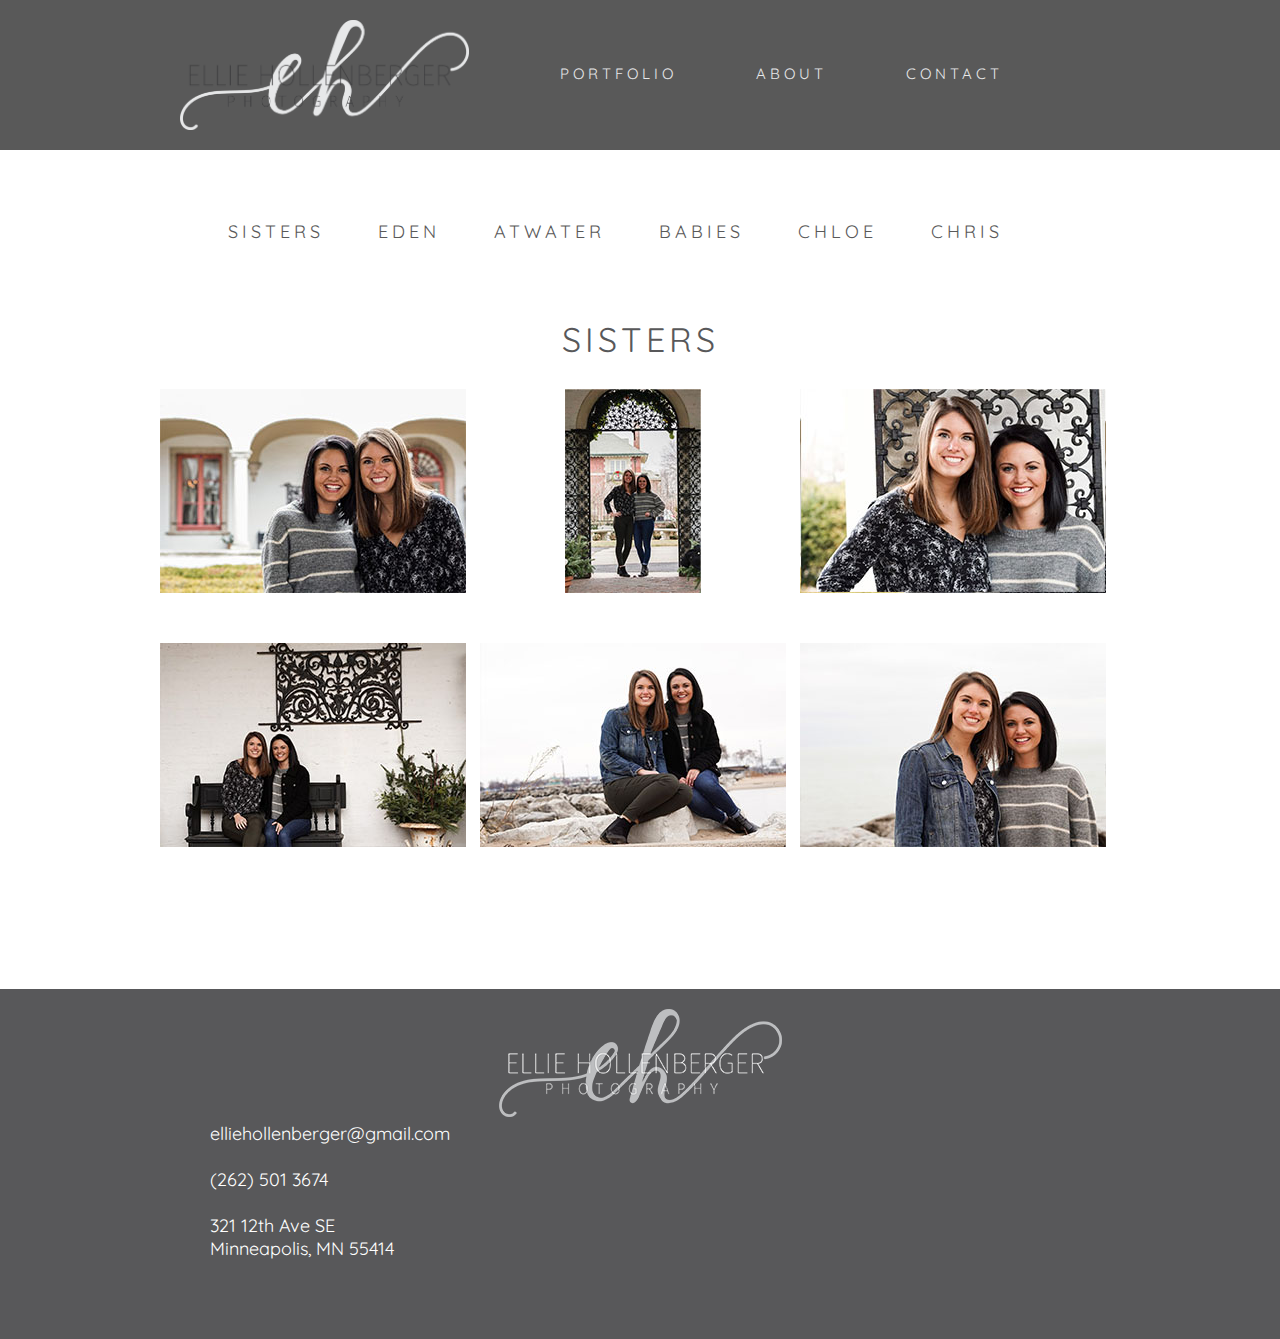
<file: sisters.html>
<!doctype html>
<html>
<head>
    <meta charset="utf-8">
    <title>Sisters</title>
    <link href="style.css" rel="stylesheet" type="text/css">
    <link href="https://fonts.googleapis.com/css?family=Quicksand:300,400,500,700" rel="stylesheet">
    <link rel="stylesheet" href="https://use.fontawesome.com/releases/v5.8.1/css/all.css" integrity="sha384-50oBUHEmvpQ+1lW4y57PTFmhCaXp0ML5d60M1M7uH2+nqUivzIebhndOJK28anvf" crossorigin="anonymous">
    <link href="lightbox.css" rel="stylesheet" type="text/css">
    <script src="lightbox-plus-jquery.js"></script>
    
    
    
</head>

<body>
    <header>
        <div id="branchnav">
            <div id="branchnavcontent">
                <a href="index.html"><img class="headerlogo" src="img/watermark.png" alt="logo"></a>
                <nav>
                    <ul>
                        <li><a href="portfolio.html">PORTFOLIO</a></li>
                        <li><a href="about.html">ABOUT</a></li>
                        <li><a href="contact.html">CONTACT</a></li>
                    </ul>
                </nav>        
            </div>
        </div>
    </header>
    
        <div id="portraitmenu">
            <nav>
                <ul>
                    <li><a href="sisters.html">SISTERS</a></li>
                    <li><a href="eden.html">EDEN</a></li>
                    <li><a href="atwater.html">ATWATER</a></li>
                    <li><a href="babies.html">BABIES</a></li>
                    <li><a href="chloe.html">CHLOE</a></li>
                    <li><a href="chris.html">CHRIS</a></li>
                </ul>
            </nav>
        </div>
        
        <div id="sistersgallery">
            <h2>SISTERS</h2>
            <div id="sisterspictures">
                <div id="d1"><a href="img/sisters/1.jpg" data-lightbox="example-set"><img src="img/sisters/1.jpg"></a></div>
                <div id="d2"><a href="img/sisters/2.jpg" data-lightbox="example-set"><img src="img/sisters/2.jpg"  ></a></div>
                <div id="d3"><img src="img/sisters/3.jpg"></div>
                <div id="d4"><img src="img/sisters/4.jpg"></div>
                <div id="d5"><img src="img/sisters/5.jpg"></div>
                <div id="d6"><img src="img/sisters/6.jpg"></div>
            </div>
        </div>
    
    
    <footer>
        <div id="footer3">
            <div id="footercontent">
                <div id="whitelogo"><img src="img/logowhite.png" alt="logo"></div>
                <div id="contact">elliehollenberger@gmail.com<br><br>(262) 501 3674<br><br>321 12th Ave SE<br>Minneapolis, MN 55414</div>
                <div id="icons">
                    <a href="https://www.facebook.com/ellie.hollenberger"><i class="fab fa-facebook fa-2x"></i></a>
                    <a href="https://twitter.com/cinder_ellie98?lang=en"><i class="fab fa-twitter-square fa-2x"></i></a>
                    <a href="https://www.instagram.com/elliehollenberger/"><i class="fab fa-instagram fa-2x"></i></a>
                </div>
            </div>
        </div>
    </footer>
    
</body>
</html>
</file>
<file: style.css>
@charset "utf-8";
/* CSS Document */
:hover{ transition: all 0.5s ease;}
body{
    width: 100%;
    margin-left: auto;
    margin-right: auto;
    margin-top: 0px;
}
header{
    width: 100%;
    margin-left: auto;
    margin-right: auto;
}
#baby{
    widows: 100%;
    height: 750px;
    background-image: url("img/baby.jpg");
    background-size: 100% auto;
}
#headercontent{
    width: 960px;
    margin-left: auto;
    margin-right: auto;
}
.logo{
    margin-top: 75px;
    height: 150px;
    width: auto;
    margin-left: 25px;
}
#navigation, #branchnav{
    width: 100%;
    height: 150px;
    background-color: #595959;
}
#navcontent, #branchnavcontent, #portraitmenu{
    width: 960px;
    margin-left: auto;
    margin-right: auto;
}
#portraitmenu{
    text-align: center;
}
#branchnavcontent nav{
    margin-top: -160px;
    margin-left: 400px;
}
#navcontent nav{
    margin-top: -70px;
}
.headerlogo{
    height: 110px;
    width: auto;
    margin: 20px;
}
nav{
    padding-top: 70px;
    margin-left: auto;
    margin-right: auto;
}
nav li{
    list-style-type: none;
    display: inline;
}
#branchnavcontent nav li a{
    margin-right: 75px;
    font-size: 15px;
}
nav li a{
    color: #e7e8e9;
    text-decoration: none;
    font-family: 'Quicksand', sans-serif;
    text-transform: uppercase;
    font-size: 18px;
    margin-right: 150px;
    letter-spacing: 4px;
}
#portraitmenu nav li a{
    margin-right: 50px;
    color: #595959;
    font-size: 18px;
}
nav li a:hover{
    color: #595959;
}
#branchnavcontent nav li a:hover, #portraitmenu nav li a:hover{
    color: #313131;    
}
nav ul{
    margin: 0px;
    padding: 0px;
}
#portfolio, #about, #portfoliobranch, #portraitselection, #distortiongallery, #doodlesgallery, #about2, #sistersgallery, #edengallery, #atwatergallery, #babiesgallery, #chloegallery, #chrisgallery{
    width: 960px;
    margin-top: 75px;
    margin-left: auto;
    margin-right: auto;
    text-align: center;
}
#portraitselection{
    margin-top: 300px;
}
#distortiongallery, #doodlesgallery{
    margin-top: 550px;
}
#portfoliobranch{
    margin-top: 50px;
}
#about{
    margin-top: 325px;
}
#about2{
    margin-top: 50px;
}
#portfolio h2 a, #about h2 a, #portfoliobranch h2 a, #portraitselection h2 a, #distortiongallery h2 a, #about2 h2 a, #sistersgallery h2, #edengallery h2, #atwatergallery h2, #babiesgallery h2, #chloegallery h2, #chrisgallery h2{
    color: #58585a;
    text-decoration: none;
    font-family: 'Quicksand', sans-serif;
    text-transform: uppercase;
    font-size: 34px;
    font-weight: normal;
    letter-spacing: 4px;

}
#portfoliobranch h2 a{
    font-size: 40px;
}
#portrait, #doodles, #sisters, #atwater, #babies, #chris{
    width: 306px;
    float: left;
}
#babies, #chloe, #chris{
    margin-top: 100px;
}
#distortion, #eden, #chloe{
    widows: 306px;
    float: left;
    margin-left: 15px;
    margin-right: 15px;
}
#portrait:hover > #portraittext a, #distortion:hover > #distortiontext a, #doodles:hover > #doodlestext a, #sisters:hover > #sisterstext a, #eden:hover > #edentext a, #atwater:hover > #atwatertext a, #babies:hover > #babiestext a, #chloe:hover > #chloetext a, #chris:hover > #christext a{
    color:#fff;
}
.imma {
   position: relative;
    z-index: 0;
    opacity: 0.5;
}
.imma:hover{
    opacity: 1;
}
#portraittext, #distortiontext, #doodlestext, #sisterstext, #edentext, #atwatertext, #christext, #chloetext, #babiestext{
    position: relative;
    z-index: 1;
    margin-top: -110px;
}

#portraittext a, #distortiontext a, #doodlestext a, #sisterstext a, #edentext a, #atwatertext a, #babiestext a, #chloetext a, #christext a{
    color: #58585a;
    font-family: 'Quicksand', sans-serif;
    font-size: 18px;
    letter-spacing: 4px;
    text-decoration: none;
}
#portraittext a:hover, #distortiontext a:hover, #doodlestext:hover, #sisterstext:hover, #edentext a:hover, #atwatertext:hover, #babiestext:hover, #chloetext:hover, #christext:hover{
    opacity: .6;
    color: #000000;
}
#circle{
    position: relative;
    width: 400px;
    height: 400px;
    border-radius:50%;
    overflow: hidden;
    margin-left: 70px;
    margin-top: 75px;
    z-index: 0;
}
#watermark2{
    position: relative;
    float: left;
    margin-top: -450px;
    z-index: 1;
}
#content{
    width: 300px;
    float: right;
    margin-top: -280px;
    margin-right: 120px;
}
#abouttext{
    color: #58585a;
    font-family: 'Quicksand', sans-serif;
    font-size: 20px;
    font-weight: normal;
    text-align: left;
}
#footer, #footer2, #footer3{
    position: absolute;
    width: 100%;
    height: 350px;
    background-color: #58585a;
    margin-top: 100px;
}
#footer2{
    margin-top: 1100px;
}
#footer3{
    margin-top: 600px;
}
#footercontent{
    width: 860px;
    margin-left: auto;
    margin-right: auto;
    color: #fff;
    font-family: 'Quicksand', sans-serif;
    font-size: 18px;
    font-weight: normal;
}
#whitelogo{
    width: 300px;
    text-align: center;
    margin-left: auto;
    margin-right: auto;
    padding-top: 20px;
}
#contact{
    float: left;
}
#icons a{
    float: right;
    color: #fff;
    margin: 5px;
    margin-top: 100px;
}
#icons a:hover{
    color: #B2B2B2;
}
#d1, #d2, #d3, #d4, #d5, #d6, #d7, #d8, #d9, #d10, #d11, #d12, #o1, #o2, #o3, #o4, #o5, #o6, #o7, #o8, #o9, #o10, #o11, #o12{
    height: 204px;
    width: 305px;
    float: left;
    text-align: center;
    margin-right: auto;
    margin-left: auto;
    margin-bottom: 50px;
}
#d2, #d5, #d8, #d11, #o2, #o5, #o8, #o11{
    margin-left: 15px;
    margin-right: 15px;
}
#part1{
    width: 900px;
    margin-left: auto;
    margin-right: auto;
    margin-top: 50px;
}
#part1 p, #concentext p, #kidstext p{
    color: #58585a;
    font-family: 'Quicksand', sans-serif;
    font-size: 20px;
    font-weight: normal;
    text-align: center;
}
#concentrations, #kids, #contactcontent{
    width: 960px;
    margin-left: auto;
    margin-right: auto;
}
#concentext, #aboutkids{
    width: 350px;
    margin-top: 150px;
}
#kidstext{
    width: 350px; 
}
#concentext p, #kidstext p{
    text-align: left;
}
#kidstext{
    float: right;
    margin-top: -300px;
}
#aboutdoodle{
    float: right;
    margin-top: -275px;
}
#contactinfo{
    color: #58585a;
    font-family: 'Quicksand', sans-serif;
    font-size: 20px;
    font-weight: normal;
    margin-left: 50px;
    margin-top: 50px;
}
</file>
